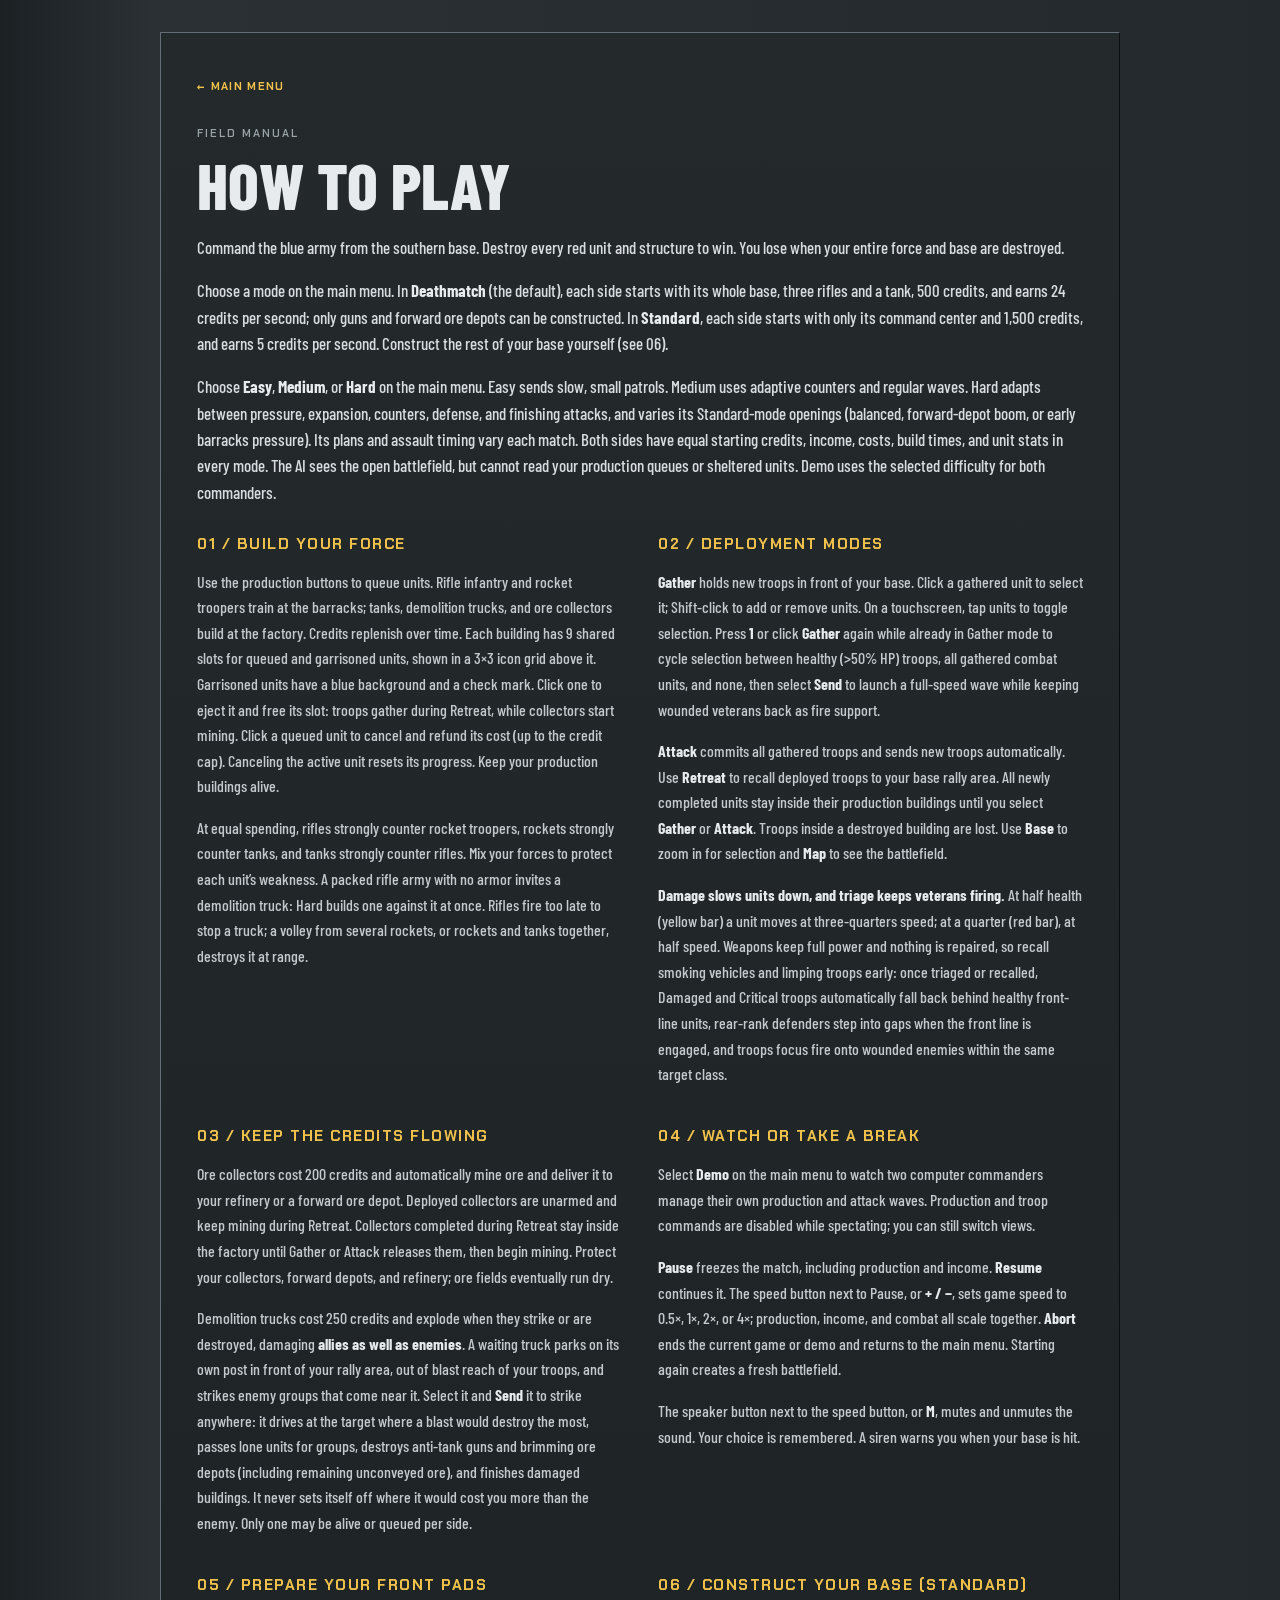
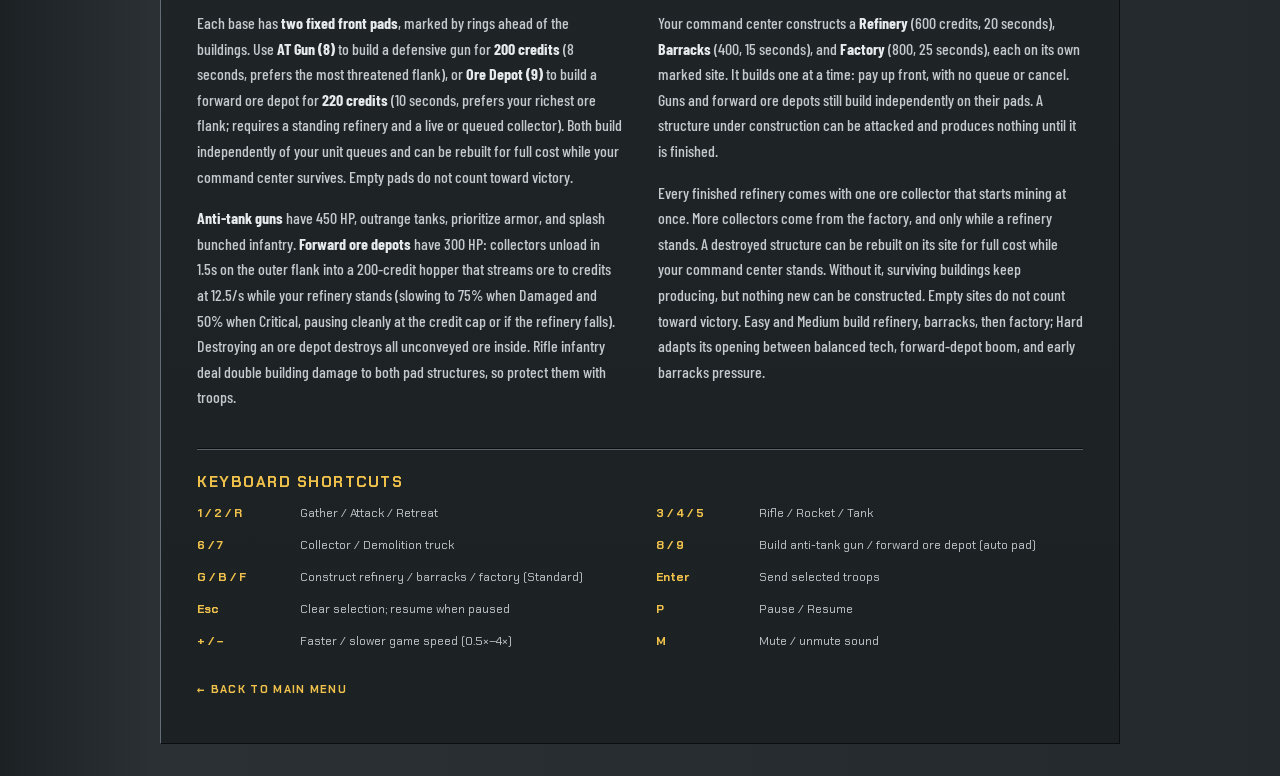
<file: web/help.html>
<!doctype html>
<html lang="en" class="help-document">
<head>
  <meta charset="utf-8">
  <meta name="viewport" content="width=device-width, initial-scale=1">
  <meta name="theme-color" content="#0b0d0e">
  <title>How to Play — Lower Base</title>
  <link rel="icon" href="data:,">
  <link rel="preconnect" href="https://fonts.googleapis.com">
  <link rel="preconnect" href="https://fonts.gstatic.com" crossorigin>
  <link href="https://fonts.googleapis.com/css2?family=Barlow+Condensed:wght@500;600;700;800&family=Chakra+Petch:wght@500;600;700&display=swap" rel="stylesheet">
  <link rel="stylesheet" href="./style.css">
</head>
<body class="help-page">
  <main class="front-screen help-screen">
    <article class="help-card">
      <a class="back-link" href="./index.html">← MAIN MENU</a>
      <p class="eyebrow">FIELD MANUAL</p>
      <h1>HOW TO PLAY</h1>
      <p class="menu-intro">Command the blue army from the southern base. Destroy every red unit and structure to win. You lose when your entire force and base are destroyed.</p>
      <p class="menu-intro">Choose a mode on the main menu. In <strong>Deathmatch</strong> (the default), each side starts with its whole base, three rifles and a tank, 500 credits, and earns 24 credits per second; only guns and forward ore depots can be constructed. In <strong>Standard</strong>, each side starts with only its command center and 1,500 credits, and earns 5 credits per second. Construct the rest of your base yourself (see 06).</p>
      <p class="menu-intro">Choose <strong>Easy</strong>, <strong>Medium</strong>, or <strong>Hard</strong> on the main menu. Easy sends slow, small patrols. Medium uses adaptive counters and regular waves. Hard adapts between pressure, expansion, counters, defense, and finishing attacks, and varies its Standard-mode openings (balanced, forward-depot boom, or early barracks pressure). Its plans and assault timing vary each match. Both sides have equal starting credits, income, costs, build times, and unit stats in every mode. The AI sees the open battlefield, but cannot read your production queues or sheltered units. Demo uses the selected difficulty for both commanders.</p>
      <div class="help-grid">
        <section><h2>01 / BUILD YOUR FORCE</h2><p>Use the production buttons to queue units. Rifle infantry and rocket troopers train at the barracks; tanks, demolition trucks, and ore collectors build at the factory. Credits replenish over time. Each building has 9 shared slots for queued and garrisoned units, shown in a 3×3 icon grid above it. Garrisoned units have a blue background and a check mark. Click one to eject it and free its slot: troops gather during Retreat, while collectors start mining. Click a queued unit to cancel and refund its cost (up to the credit cap). Canceling the active unit resets its progress. Keep your production buildings alive.</p><p>At equal spending, rifles strongly counter rocket troopers, rockets strongly counter tanks, and tanks strongly counter rifles. Mix your forces to protect each unit’s weakness. A packed rifle army with no armor invites a demolition truck: Hard builds one against it at once. Rifles fire too late to stop a truck; a volley from several rockets, or rockets and tanks together, destroys it at range.</p></section>
        <section><h2>02 / DEPLOYMENT MODES</h2><p><strong>Gather</strong> holds new troops in front of your base. Click a gathered unit to select it; Shift-click to add or remove units. On a touchscreen, tap units to toggle selection. Press <strong>1</strong> or click <strong>Gather</strong> again while already in Gather mode to cycle selection between healthy (&gt;50% HP) troops, all gathered combat units, and none, then select <strong>Send</strong> to launch a full-speed wave while keeping wounded veterans back as fire support.</p><p><strong>Attack</strong> commits all gathered troops and sends new troops automatically. Use <strong>Retreat</strong> to recall deployed troops to your base rally area. All newly completed units stay inside their production buildings until you select <strong>Gather</strong> or <strong>Attack</strong>. Troops inside a destroyed building are lost. Use <strong>Base</strong> to zoom in for selection and <strong>Map</strong> to see the battlefield.</p><p><strong>Damage slows units down, and triage keeps veterans firing.</strong> At half health (yellow bar) a unit moves at three-quarters speed; at a quarter (red bar), at half speed. Weapons keep full power and nothing is repaired, so recall smoking vehicles and limping troops early: once triaged or recalled, Damaged and Critical troops automatically fall back behind healthy front-line units, rear-rank defenders step into gaps when the front line is engaged, and troops focus fire onto wounded enemies within the same target class.</p></section>
        <section><h2>03 / KEEP THE CREDITS FLOWING</h2><p>Ore collectors cost 200 credits and automatically mine ore and deliver it to your refinery or a forward ore depot. Deployed collectors are unarmed and keep mining during Retreat. Collectors completed during Retreat stay inside the factory until Gather or Attack releases them, then begin mining. Protect your collectors, forward depots, and refinery; ore fields eventually run dry.</p><p>Demolition trucks cost 250 credits and explode when they strike or are destroyed, damaging <strong>allies as well as enemies</strong>. A waiting truck parks on its own post in front of your rally area, out of blast reach of your troops, and strikes enemy groups that come near it. Select it and <strong>Send</strong> it to strike anywhere: it drives at the target where a blast would destroy the most, passes lone units for groups, destroys anti-tank guns and brimming ore depots (including remaining unconveyed ore), and finishes damaged buildings. It never sets itself off where it would cost you more than the enemy. Only one may be alive or queued per side.</p></section>
        <section><h2>04 / WATCH OR TAKE A BREAK</h2><p>Select <strong>Demo</strong> on the main menu to watch two computer commanders manage their own production and attack waves. Production and troop commands are disabled while spectating; you can still switch views.</p><p><strong>Pause</strong> freezes the match, including production and income. <strong>Resume</strong> continues it. The speed button next to Pause, or <strong>+ / −</strong>, sets game speed to 0.5×, 1×, 2×, or 4×; production, income, and combat all scale together. <strong>Abort</strong> ends the current game or demo and returns to the main menu. Starting again creates a fresh battlefield.</p><p>The speaker button next to the speed button, or <strong>M</strong>, mutes and unmutes the sound. Your choice is remembered. A siren warns you when your base is hit.</p></section>
        <section><h2>05 / PREPARE YOUR FRONT PADS</h2><p>Each base has <strong>two fixed front pads</strong>, marked by rings ahead of the buildings. Use <strong>AT Gun (8)</strong> to build a defensive gun for <strong>200 credits</strong> (8 seconds, prefers the most threatened flank), or <strong>Ore Depot (9)</strong> to build a forward ore depot for <strong>220 credits</strong> (10 seconds, prefers your richest ore flank; requires a standing refinery and a live or queued collector). Both build independently of your unit queues and can be rebuilt for full cost while your command center survives. Empty pads do not count toward victory.</p><p><strong>Anti-tank guns</strong> have 450 HP, outrange tanks, prioritize armor, and splash bunched infantry. <strong>Forward ore depots</strong> have 300 HP: collectors unload in 1.5s on the outer flank into a 200-credit hopper that streams ore to credits at 12.5/s while your refinery stands (slowing to 75% when Damaged and 50% when Critical, pausing cleanly at the credit cap or if the refinery falls). Destroying an ore depot destroys all unconveyed ore inside. Rifle infantry deal double building damage to both pad structures, so protect them with troops.</p></section>
        <section><h2>06 / CONSTRUCT YOUR BASE (STANDARD)</h2><p>Your command center constructs a <strong>Refinery</strong> (600 credits, 20 seconds), <strong>Barracks</strong> (400, 15 seconds), and <strong>Factory</strong> (800, 25 seconds), each on its own marked site. It builds one at a time: pay up front, with no queue or cancel. Guns and forward ore depots still build independently on their pads. A structure under construction can be attacked and produces nothing until it is finished.</p><p>Every finished refinery comes with one ore collector that starts mining at once. More collectors come from the factory, and only while a refinery stands. A destroyed structure can be rebuilt on its site for full cost while your command center stands. Without it, surviving buildings keep producing, but nothing new can be constructed. Empty sites do not count toward victory. Easy and Medium build refinery, barracks, then factory; Hard adapts its opening between balanced tech, forward-depot boom, and early barracks pressure.</p></section>
      </div>
      <section class="shortcut-section"><h2>KEYBOARD SHORTCUTS</h2><dl class="shortcuts">
        <div><dt>1 / 2 / R</dt><dd>Gather / Attack / Retreat</dd></div>
        <div><dt>3 / 4 / 5</dt><dd>Rifle / Rocket / Tank</dd></div>
        <div><dt>6 / 7</dt><dd>Collector / Demolition truck</dd></div>
        <div><dt>8 / 9</dt><dd>Build anti-tank gun / forward ore depot (auto pad)</dd></div>
        <div><dt>G / B / F</dt><dd>Construct refinery / barracks / factory (Standard)</dd></div>
        <div><dt>Enter</dt><dd>Send selected troops</dd></div>
        <div><dt>Esc</dt><dd>Clear selection; resume when paused</dd></div>
        <div><dt>P</dt><dd>Pause / Resume</dd></div>
        <div><dt>+ / −</dt><dd>Faster / slower game speed (0.5×–4×)</dd></div>
        <div><dt>M</dt><dd>Mute / unmute sound</dd></div>
      </dl></section>
      <a class="back-link" href="./index.html">← BACK TO MAIN MENU</a>
    </article>
  </main>
</body>
</html>
</file>
<file: web/style.css>
/* Lower Base — gunmetal command HUD.
   Bevelled steel controls, inset readouts, gold for active and credits, red for attack. */
:root{
  --ink:#e8ebed;--ink-2:#d7dcdf;--muted:#9aa3a8;--dim:#8d979c;
  --void:#0b0d0e;--well:#0d1012;--steel-hi:#646d73;--steel-lo:#59626a;
  --steel-top:#353b40;--steel-bottom:#24292c;
  --gold:#f0c24b;--gold-hi:#ffe59a;--gold-deep:#6b5520;
  --red:#c8261b;--red-hi:#ff6a55;--red-text:#ff7a6b;
  --blue:#4a8be6;--blue-text:#7fb0ff;--green:#56e06a;
  --side:linear-gradient(90deg,#1c2124,#2a3034 12%,#24292d);
  font-family:'Chakra Petch',system-ui,sans-serif;color:var(--ink);background:var(--void);font-synthesis:none;
}
*{box-sizing:border-box}
html,body{margin:0;min-width:320px;background:var(--void)}
button{font:inherit;color:inherit;cursor:pointer}
button:focus-visible,a:focus-visible{outline:2px solid var(--gold);outline-offset:2px}
[hidden]{display:none!important}
.hidden{display:none}

/* Shared surfaces */
.bevel{border:1px solid;border-color:var(--steel-hi) var(--void) var(--void) var(--steel-hi);background:linear-gradient(var(--steel-top),var(--steel-bottom));color:var(--ink-2)}
.inset{border:1px solid;border-color:var(--void) var(--steel-lo) var(--steel-lo) var(--void);background:var(--well)}
.bevel:not(:disabled):hover{border-color:var(--gold) var(--gold-deep) var(--gold-deep) var(--gold);color:var(--gold-hi)}
.bevel:disabled{opacity:.45;cursor:default}
.brand-mark{display:grid;place-items:center;width:56px;height:56px;background:var(--red);clip-path:polygon(50% 0,100% 25%,100% 75%,50% 100%,0 75%,0 25%);box-shadow:inset 0 0 0 3px #7a1710;font:800 30px/1 'Barlow Condensed',sans-serif;color:#1a0605}
.eyebrow{margin:0;font:600 11px/1 'Chakra Petch',sans-serif;letter-spacing:.18em;color:var(--muted)}

/* ---------- Main menu ---------- */
#main-menu{height:100dvh;display:grid;grid-template-columns:minmax(0,1fr) 360px;overflow:hidden}
.menu-art{position:relative;overflow:hidden;min-height:0}
.menu-art-field{position:absolute;inset:0;width:100%;height:100%}
.menu-title{position:absolute;left:72px;bottom:80px}
.menu-mark{width:64px;height:64px;font-size:32px;margin-bottom:20px;box-shadow:none}
.menu-title h1{margin:0;font:800 clamp(84px,10vw,132px)/.82 'Barlow Condensed',sans-serif;letter-spacing:.01em;color:var(--ink)}
.menu-title h1 span{color:var(--red)}
.menu-panel{padding:40px 24px;display:flex;flex-direction:column;justify-content:center;gap:10px;background:var(--side);border-left:2px solid var(--void);box-shadow:inset 1px 0 0 var(--steel-lo);overflow-y:auto}
.difficulty-picker{border:0;margin:0 0 14px;padding:0;min-width:0}
.difficulty-picker legend{padding:0;margin-bottom:8px;font:600 11px/1 'Chakra Petch',sans-serif;letter-spacing:.18em;color:var(--muted)}
.difficulty-options{display:flex;gap:4px}
.difficulty-options label{position:relative;flex:1;cursor:pointer}
.difficulty-options input{position:absolute;inset:0;z-index:1;width:100%;height:100%;margin:0;opacity:0;cursor:pointer}
.difficulty-options span{display:grid;place-items:center;height:44px;border:1px solid var(--void);background:#14181a;color:#b7bfc4;font:700 13px/1 'Chakra Petch',sans-serif;letter-spacing:.12em}
.difficulty-options input:checked+span{border-color:var(--gold);background:#2d2817;color:var(--gold-hi)}
.difficulty-options input:focus-visible+span{outline:2px solid var(--gold);outline-offset:2px}
.difficulty-options label:hover span{color:var(--gold-hi)}
#difficulty-description,#mode-description{min-height:36px;margin:10px 0 4px;font:500 15px/1.35 'Barlow Condensed',sans-serif;letter-spacing:.02em;color:var(--ink-2)}
#difficulty-fairness{margin:0;font-size:11px;line-height:1.5;color:var(--muted)}
.menu-actions{display:grid;gap:10px}
.menu-actions button,.menu-actions a{display:flex;align-items:center;justify-content:space-between;width:100%;height:56px;padding:0 20px;color:var(--ink);text-decoration:none;font:700 18px/1 'Chakra Petch',sans-serif;letter-spacing:.14em}
.menu-actions small{font:600 11px/1 'Chakra Petch',sans-serif;letter-spacing:.1em;color:var(--muted)}
.menu-secondary{display:grid;gap:10px}
.primary-action{border-color:var(--red-hi) #5a130e #5a130e var(--red-hi)!important;background:linear-gradient(#a3261b,#5c140e)!important;color:#fff!important}
.primary-action small{color:#ffd0c8!important}
.primary-action:not(:disabled):hover{filter:brightness(1.12)}
.menu-actions .primary-action{height:68px;font-size:22px}
.menu-actions button:disabled{cursor:wait}
.menu-status{min-height:16px;margin:12px 0 0;font-size:11px;letter-spacing:.08em;color:var(--muted)}

/* ---------- In-game HUD: desktop ---------- */
#app{height:100dvh;display:grid;overflow:hidden;background:var(--side);
  grid-template-columns:minmax(0,1fr) 8px 192px 8px;
  grid-template-rows:auto auto auto auto auto auto minmax(0,1fr);
  grid-template-areas:"field . top ." "field . radar ." "field . forces ." "field . credits ." "field . build ." "field . econ ." "field . emblem .";
  row-gap:8px}
.battlefield{grid-area:field;grid-row:1/-1;position:relative;min-width:0;min-height:0;overflow:hidden;background:#39402f;border-right:2px solid var(--void);box-shadow:1px 0 0 var(--steel-lo)}
.battlefield canvas{display:block;width:100%;height:100%}
#scene{position:absolute;inset:0}
.scene-vignette{position:absolute;inset:0;pointer-events:none;box-shadow:inset 0 0 80px rgba(0,0,0,.5)}
.hud-status,.spectator-note{position:absolute;z-index:3;left:20px;top:16px;margin:0;padding:6px 10px;background:rgba(8,10,11,.72);border-left:3px solid var(--gold);font:700 13px/1 'Chakra Petch',sans-serif;letter-spacing:.14em;color:var(--gold-hi);pointer-events:none}
.spectator-note span{display:block;margin-top:5px;font:500 11px/1.4 'Chakra Petch',sans-serif;letter-spacing:.02em;color:var(--muted)}
.hud-status:not([hidden])~.spectator-note{top:52px}

.sidebar-top{grid-area:top;display:flex;gap:4px;margin-top:6px}
.sidebar-top button{height:28px}
.icon-button{width:36px;flex:none;padding:0;display:grid;place-items:center}
.speed-button{width:44px;flex:none;padding:0;font:700 12px/1 'Chakra Petch',sans-serif;letter-spacing:.06em}
.speed-button.fast{color:var(--gold-hi)}
#abort{flex:1;padding:0;font:700 11px/1 'Chakra Petch',sans-serif;letter-spacing:.14em}
#sound[aria-pressed="false"] .sound-off,#sound[aria-pressed="true"] .sound-on{display:none}
#sound[aria-pressed="true"]{color:var(--dim)}

.radar{grid-area:radar;position:relative;height:180px;box-shadow:inset 0 0 0 3px #1a1f22}
.radar canvas{display:block;width:100%;height:100%}
.view-switch{position:absolute;right:4px;bottom:4px;display:flex;gap:2px}
.view-switch button{height:22px;padding:0 7px;border:1px solid var(--steel-lo);background:#14181a;color:#b7bfc4;font:700 10px/1 'Chakra Petch',sans-serif;letter-spacing:.1em}
.view-switch button.active{border-color:var(--gold);background:#2d2817;color:var(--gold-hi)}
.view-switch button:not(.active):hover{color:var(--gold-hi)}

.forces{grid-area:forces;display:grid;grid-template-columns:28px minmax(0,1fr) 22px;align-items:center;gap:4px 6px}
.force-count{font:700 16px/1 'Barlow Condensed',sans-serif;text-align:right}
.force-count.friendly{color:var(--blue-text)}.force-count.hostile{color:var(--red-text)}
.force-bar{height:8px}
.force-bar span{display:block;height:100%;width:100%;background:var(--blue)}
.force-bar.hostile span{background:#d4342a}
.force-structures{font:600 12px/1 'Barlow Condensed',sans-serif;color:var(--muted)}

.credits-row{grid-area:credits;height:44px;padding:0 10px;display:flex;align-items:center;justify-content:space-between}
.credits{display:flex;align-items:center;gap:6px;color:var(--gold)}
#credits{font:700 28px/1 'Barlow Condensed',sans-serif;letter-spacing:.03em}
#clock{font:600 13px/1 'Barlow Condensed',sans-serif;letter-spacing:.06em;color:var(--muted)}

/* Build cameos */
.build-grid{grid-area:build;display:grid;grid-template-columns:repeat(2,minmax(0,1fr));gap:4px}
.cameo{position:relative;height:72px;padding:0;border:1px solid;border-color:#a5a9a3 #050605 #050605 #a5a9a3;border-radius:3px;background:#0b0e10;color:var(--ink);overflow:hidden;touch-action:manipulation}
.cameo::before{content:'';position:absolute;inset:auto 0 0;height:19px;z-index:1;background:linear-gradient(transparent,rgba(0,0,0,.88) 65%,#050605);pointer-events:none}
.cameo::after{content:'';position:absolute;inset:0;z-index:2;box-shadow:inset 1px 1px 0 rgba(235,235,215,.35),inset -1px -1px 0 #000,inset 0 0 0 2px rgba(0,0,0,.4);pointer-events:none}
.cameo:not(:disabled):hover{border-color:var(--gold-hi) var(--gold-deep) var(--gold-deep) var(--gold-hi)}
.cameo:not(:disabled):hover::after{box-shadow:inset 0 0 0 1px var(--gold),inset 0 0 10px rgba(240,194,75,.28)}
.cameo:not(:disabled):hover .cameo-icon{filter:brightness(1.08) saturate(1.08)}
.cameo:not(:disabled):active{transform:translateY(1px)}
.cameo:disabled{cursor:default}
.cameo:disabled .cameo-icon{filter:grayscale(.68) brightness(.52) contrast(1.05)}
.cameo:disabled .cameo-name,.cameo:disabled .cameo-cost{opacity:.58}
.cameo-icon{position:absolute;inset:0;width:100%;height:100%;display:block;background-image:url('./assets/cameos.jpg');background-size:300% 200%;background-repeat:no-repeat;pointer-events:none}
/* One atlas, ordered left-to-right across each row. */
.cameo-art-soldier{background-position:0 0}
.cameo-art-rocket{background-position:50% 0}
.cameo-art-tank{background-position:100% 0}
.cameo-art-collector{background-position:0 100%}
.cameo-art-demolition{background-position:50% 100%}
.cameo-art-emplacement{background-position:100% 100%}
/* Structures have no atlas art: simple silhouettes on a dusk sky. */
.cameo-art-structure{background:linear-gradient(#22303a,#141b20 72%)}
.cameo-art-structure::after{content:'';position:absolute;inset:6px 8px 16px;background:center/contain no-repeat}
.cameo-art-refinery::after{background-image:url("data:image/svg+xml,%3Csvg xmlns='http://www.w3.org/2000/svg' viewBox='0 0 80 60'%3E%3Crect y='44' width='80' height='16' fill='%23262b22'/%3E%3Crect x='14' y='18' width='16' height='28' rx='3' fill='%237d8a92'/%3E%3Crect x='14' y='18' width='16' height='5' fill='%23a7b3ba'/%3E%3Crect x='32' y='28' width='34' height='18' fill='%235f6b72'/%3E%3Crect x='38' y='33' width='22' height='8' fill='%23c9a43a'/%3E%3Crect x='36' y='20' width='4' height='9' fill='%234a555b'/%3E%3C/svg%3E")}
.cameo-art-barracks::after{background-image:url("data:image/svg+xml,%3Csvg xmlns='http://www.w3.org/2000/svg' viewBox='0 0 80 60'%3E%3Crect y='44' width='80' height='16' fill='%23262b22'/%3E%3Cpath d='M12 46V26L40 14L68 26V46Z' fill='%236f7a64'/%3E%3Cpath d='M12 26L40 14L68 26' stroke='%23a2ad93' stroke-width='3' fill='none'/%3E%3Crect x='33' y='32' width='14' height='14' fill='%232b302a'/%3E%3Crect x='56' y='6' width='2' height='16' fill='%23c9ccc4'/%3E%3Cpath d='M58 6h10l-3 3l3 3h-10z' fill='%234a8be6'/%3E%3C/svg%3E")}
.cameo-art-factory::after{background-image:url("data:image/svg+xml,%3Csvg xmlns='http://www.w3.org/2000/svg' viewBox='0 0 80 60'%3E%3Crect y='44' width='80' height='16' fill='%23262b22'/%3E%3Cpath d='M8 46V24L22 16V24L36 16V24L50 16V24H72V46Z' fill='%236c757b'/%3E%3Crect x='58' y='6' width='7' height='18' fill='%234f585e'/%3E%3Crect x='14' y='32' width='22' height='14' fill='%232a2f33'/%3E%3Cpath d='M14 36h22M14 40h22' stroke='%234b5359' stroke-width='1.5'/%3E%3Crect x='44' y='30' width='20' height='6' fill='%23c9a43a'/%3E%3C/svg%3E")}
.cameo-art-ore-depot::after{background-image:url("data:image/svg+xml,%3Csvg xmlns='http://www.w3.org/2000/svg' viewBox='0 0 80 60'%3E%3Crect y='44' width='80' height='16' fill='%23262b22'/%3E%3Crect x='14' y='38' width='52' height='8' fill='%234f585e'/%3E%3Cpolygon points='20,38 24,22 56,22 60,38' fill='%236c757b'/%3E%3Cpolygon points='26,22 33,12 41,15 49,11 54,22' fill='%23e5b64a'/%3E%3Cpolygon points='31,22 37,15 44,18 50,15 52,22' fill='%23ffdc77'/%3E%3Crect x='22' y='21' width='36' height='4' fill='%238c99a0'/%3E%3Cpolygon points='56,28 69,34 69,38 56,38' fill='%237d8a92'/%3E%3Crect x='18' y='35' width='44' height='3' fill='%23c9a43a'/%3E%3C/svg%3E")}
.structure-cameo{display:none}
.standard-mode .structure-cameo{display:block}
.standard-mode .build-grid>.cameo-blank{display:none}
.cameo-name{position:absolute;left:2px;right:2px;bottom:3px;z-index:3;font:700 11px/1 'Barlow Condensed','Arial Narrow',sans-serif;letter-spacing:.03em;text-align:center;white-space:nowrap;color:#fffde8;text-shadow:-1px -1px 0 #000,1px -1px 0 #000,-1px 1px 0 #000,1px 1px 0 #000,0 2px 1px #000}
.cameo-cost{position:absolute;right:4px;top:4px;z-index:3;padding:1px 3px;background:rgba(7,10,12,.72);font:700 11px/1 'Barlow Condensed',sans-serif;letter-spacing:.02em;color:var(--gold-hi);text-shadow:0 1px 1px #000}
.cameo-key{position:absolute;left:4px;top:4px;z-index:3;padding:1px 3px;background:rgba(7,10,12,.72);border:1px solid rgba(168,180,190,.28);font:700 9px/1 'Chakra Petch',sans-serif;color:#d7dcdf;text-shadow:0 1px 1px #000}
.cameo-badge{position:absolute;right:4px;bottom:17px;z-index:3;min-width:18px;height:18px;padding:0 4px;border:1px solid #ff9e90;background:linear-gradient(#d92b1e,#85160e);color:#fff;font:700 12px/16px 'Barlow Condensed',sans-serif;text-align:center;box-shadow:0 1px 3px rgba(0,0,0,.75)}
.cameo-flag{position:absolute;left:4px;bottom:17px;z-index:3;padding:2px 3px;background:rgba(8,10,12,.8);border:1px solid rgba(255,122,107,.4);font:700 9px/1 'Chakra Petch',sans-serif;letter-spacing:.04em;color:var(--red-text);text-shadow:0 1px 2px #000}
.cameo-progress{position:absolute;inset:0;z-index:1;display:none;background:conic-gradient(rgba(255,229,154,.1) 0 calc(var(--progress,0) * 100%),rgba(5,7,9,.76) calc(var(--progress,0) * 100%) 100%);box-shadow:inset 0 0 0 1px rgba(240,194,75,.5);pointer-events:none}
.cameo.is-building .cameo-progress{display:block}
.cameo.is-building{border-color:var(--gold) var(--gold-deep) var(--gold-deep) var(--gold)}
.cameo.online .cameo-cost{font:700 10px/1 'Chakra Petch',sans-serif;letter-spacing:.08em;color:var(--green)}
.cameo.online:disabled .cameo-icon{filter:none}
.cameo.online:disabled .cameo-name,.cameo.online:disabled .cameo-cost,.cameo.is-building:disabled .cameo-name,.cameo.is-building:disabled .cameo-cost{opacity:1}
.cameo-blank{height:72px;background:repeating-linear-gradient(135deg,#0d1012 0 6px,#14181b 6px 12px)}

.economy{grid-area:econ;margin:0;font:600 10px/1.4 'Chakra Petch',sans-serif;letter-spacing:.06em;color:var(--muted)}
.emblem{grid-area:emblem;min-height:0;margin:0 -8px;display:flex;flex-direction:column;align-items:center;justify-content:center;gap:10px;overflow:hidden;border-top:1px solid var(--void);box-shadow:inset 0 1px 0 var(--steel-lo);background:repeating-linear-gradient(0deg,#22272a 0 3px,#1a1e21 3px 6px)}
.match-label{font:600 10px/1 'Chakra Petch',sans-serif;letter-spacing:.14em;color:var(--muted);text-align:center}

/* Orders bar floats over the bottom of the battlefield */
.orders-bar{grid-area:field;align-self:end;justify-self:center;z-index:3;margin-bottom:16px;display:flex;align-items:center;gap:4px;padding:4px;box-shadow:0 6px 24px rgba(0,0,0,.55)}
.orders-bar:hover{border-color:var(--steel-hi) var(--void) var(--void) var(--steel-hi)}
.mode-switch{display:flex;gap:4px}
.cmd{height:44px;padding:0 16px;display:flex;align-items:center;justify-content:center;gap:8px;font:700 14px/1 'Chakra Petch',sans-serif;letter-spacing:.08em;touch-action:manipulation}
.cmd small{font:600 10px/1 'Chakra Petch',sans-serif;color:var(--dim)}
.cmd.active{border-color:var(--gold) var(--gold-deep) var(--gold-deep) var(--gold);background:linear-gradient(#4a4128,#2d2817);color:var(--gold-hi)}
.cmd.atk.active{border-color:var(--red-hi) #5a130e #5a130e var(--red-hi);background:linear-gradient(#7a1d15,#47110c);color:#fff}
.cmd.active:disabled{opacity:.7}
.cmd.send:not(:disabled){padding:0 20px;border-color:var(--red-hi) #5a130e #5a130e var(--red-hi);background:linear-gradient(#7a1d15,#47110c);color:#fff}
.cmd.send:not(:disabled) small{color:#ffb4a8}
.cmd.send:not(:disabled):hover{filter:brightness(1.15);color:#fff}
.orders-sep{width:1px;height:32px;margin:0 6px;background:var(--void);box-shadow:1px 0 0 var(--steel-lo)}
.selection-count{height:42px;min-width:56px;padding:0 10px;display:flex;align-items:center;justify-content:center;gap:6px;color:var(--green)}
#selected-count{font:700 22px/1 'Barlow Condensed',sans-serif}

/* Demo: no commands to give */
.demo-mode .orders-bar{display:none}
.demo-mode .build-grid{opacity:.6}

/* Overlays */
.overlay{position:absolute;z-index:5;inset:0;display:grid;place-items:center;padding:16px;overflow-y:auto;background:rgba(8,10,11,.78);text-align:center}
.overlay.hidden{display:none}
.overlay-card,.pause-card{width:min(100%,340px);padding:28px;display:grid;gap:10px;border:1px solid;border-color:var(--steel-hi) var(--void) var(--void) var(--steel-hi);background:var(--side);box-shadow:0 24px 80px rgba(0,0,0,.6)}
.overlay-card h2{margin:0 0 8px;font:800 56px/.9 'Barlow Condensed',sans-serif;letter-spacing:.03em;color:var(--ink)}
.overlay-card button{height:52px;font:700 16px/1 'Chakra Petch',sans-serif;letter-spacing:.14em}
.pause-screen{position:fixed;inset:0;z-index:20;display:grid;place-items:center;padding:20px;overflow-y:auto;background:rgba(8,10,11,.86)}
.pause-card{text-align:left}
.pause-card h2{margin:4px 0 12px;font:800 64px/1 'Barlow Condensed',sans-serif;color:var(--ink)}
#debug-actions{display:grid;gap:8px}
#debug-actions button{height:44px;border:1px solid;border-color:var(--steel-hi) var(--void) var(--void) var(--steel-hi);background:linear-gradient(var(--steel-top),var(--steel-bottom));color:var(--ink-2);font:700 12px/1 'Chakra Petch',sans-serif;letter-spacing:.1em}
#debug-status{font-size:11px;line-height:1.5;margin:4px 0 0;color:var(--muted)}#debug-status:empty{display:none}
#debug-copy-fallback{width:100%;resize:vertical;font:10px/1.4 monospace;background:var(--well);color:var(--ink);border:1px solid var(--steel-lo)}

/* Production queues anchored to their buildings, in reading order. */
.building-queues{position:absolute;inset:0;z-index:2;pointer-events:none}
.building-queue{position:absolute;display:grid;grid-template-columns:repeat(3,28px);gap:3px;transform:translate(-50%,calc(-100% - 6px))}
.queue-unit{position:relative;width:28px;height:28px;padding:4px;border:1px solid;border-color:var(--steel-hi) var(--void) var(--void) var(--steel-hi);background:linear-gradient(#353b40ee,#1d2225ee);color:var(--ink);box-shadow:0 2px 4px #0006;pointer-events:auto;touch-action:manipulation;overflow:hidden}
.queue-unit svg{display:block;width:100%;height:100%;fill:none;stroke:currentColor;stroke-width:1.8;stroke-linecap:round;stroke-linejoin:round;pointer-events:none}
.queue-unit.is-building{border-color:var(--gold) var(--gold-deep) var(--gold-deep) var(--gold);color:var(--gold-hi);background:linear-gradient(#4a4128ee,#2d2817ee)}
.queue-unit.is-garrisoned{border-color:#9bc6ff #1f3554 #1f3554 #9bc6ff;color:#f1f7ff;background:#2c4f80}
.queue-unit.is-garrisoned::after{content:'✓';position:absolute;right:1px;bottom:0;font:700 9px/1 sans-serif;color:#e1f3ff;pointer-events:none}
.queue-unit:not(:disabled):hover,.queue-unit:focus-visible{border-color:var(--red-hi);background:#5c140e;color:#fff}
.queue-unit.is-garrisoned:not(:disabled):hover,.queue-unit.is-garrisoned:focus-visible{border-color:#c3e3ff;background:#427bc7;color:#fff}
.queue-unit:not(:disabled):active{transform:scale(.94)}
.queue-unit:disabled{cursor:default}
.queue-progress{display:none;position:absolute;bottom:1px;left:2px;right:2px;height:3px;background:var(--gold);transform:scaleX(var(--progress,0));transform-origin:left}
.is-building .queue-progress{display:block}

/* Shorter desktop windows: tighten the sidebar so every cameo stays on screen. */
@media (min-width:701px) and (max-height:820px){
  #app{row-gap:6px}
  .radar{height:140px}
  .cameo,.cameo-blank{height:70px}
}
@media (min-width:701px) and (max-height:680px){
  .radar{height:112px}
  .cameo,.cameo-blank{height:60px}
  .economy{display:none}
  .credits-row{height:36px}#credits{font-size:24px}
}

/* ---------- Phone portrait: header, map, orders, scrolling cameo strip ---------- */
@media (max-width:700px){
  html,body{height:100%;overflow:hidden}
  #main-menu{grid-template-columns:none;grid-template-rows:minmax(0,1fr) auto}
  .menu-title{left:24px;bottom:28px}
  .menu-mark{width:44px;height:44px;font-size:22px;margin-bottom:14px}
  .menu-title h1{font-size:84px}
  .menu-panel{padding:16px 16px max(24px,env(safe-area-inset-bottom));gap:8px;border-left:0;border-top:2px solid var(--void);box-shadow:inset 0 1px 0 var(--steel-lo);background:linear-gradient(#2a3034,#1c2124)}
  .difficulty-picker{margin-bottom:6px}
  #difficulty-description,#mode-description{min-height:0;font-size:14px;margin:8px 0 2px}
  #difficulty-fairness{display:none}
  .menu-actions{gap:8px}
  .menu-actions button,.menu-actions a{height:54px;padding:0 18px;font-size:16px}
  .menu-actions .primary-action{height:62px;font-size:20px}
  .menu-secondary{grid-template-columns:repeat(2,minmax(0,1fr));gap:8px}
  .menu-secondary button,.menu-secondary a{justify-content:center}
  .menu-secondary small{display:none}
  .menu-status{margin-top:4px}

  #app{background:linear-gradient(#2a3034,#1c2124);
    grid-template-columns:auto auto minmax(0,1fr) auto;
    grid-template-rows:44px minmax(0,1fr) auto auto;
    grid-template-areas:"top credits forces clock" "field field field field" "orders orders orders orders" "build build build build";
    row-gap:0}
  .battlefield{grid-row:2;border-right:0;box-shadow:none;border-top:1px solid var(--void);border-bottom:2px solid var(--void)}
  .battlefield canvas{touch-action:none}
  .scene-vignette{box-shadow:inset 0 0 40px rgba(0,0,0,.45)}
  .hud-status,.spectator-note{left:8px;top:8px;padding:5px 8px;font-size:11px;letter-spacing:.12em}
  .hud-status:not([hidden])~.spectator-note{top:40px}
  .sidebar-top{margin:0;gap:0}
  .sidebar-top .icon-button,.sidebar-top .speed-button{width:44px;height:44px;border-width:0 1px 0 0}
  #abort{display:none}
  .credits-row{display:contents}
  .credits{grid-area:credits;padding:0 8px}
  #credits{font-size:24px}
  #clock{grid-area:clock;align-self:center;padding:0 12px 0 10px;font-size:15px}
  .forces{grid-area:forces;display:flex;justify-content:flex-end;align-items:center;gap:10px}
  .force-bar,.force-structures{display:none}
  .force-count{font-size:15px}
  .radar{grid-area:field;justify-self:end;align-self:start;z-index:3;width:104px;height:96px;margin:8px 8px 0 0;box-shadow:0 4px 16px rgba(0,0,0,.5),inset 0 0 0 2px #1a1f22}
  .view-switch{top:calc(100% + 4px);bottom:auto;right:-1px;left:-1px}
  .view-switch button{flex:1;height:32px;font-size:11px;background:linear-gradient(var(--steel-top),var(--steel-bottom));border-color:var(--steel-hi) var(--void) var(--void) var(--steel-hi)}
  .view-switch button.active{background:#2d2817;border-color:var(--gold)}
  .orders-bar{grid-area:orders;justify-self:stretch;margin:0;padding:6px 6px 0;display:grid;grid-template-columns:repeat(3,minmax(0,1fr)) auto minmax(0,1.25fr);border:0;background:none;box-shadow:none}
  .mode-switch{display:contents}
  .orders-sep{display:none}
  .cmd{height:50px;padding:0;font-size:13px;letter-spacing:.06em}
  .cmd small{display:none}
  .cmd.send:not(:disabled){padding:0}
  .selection-count{height:50px;min-width:44px;padding:0 6px}
  #selected-count{font-size:20px}
  .build-grid{grid-area:build;display:flex;gap:4px;padding:6px 6px max(22px,env(safe-area-inset-bottom));overflow-x:auto;scrollbar-width:none;overscroll-behavior-x:contain}
  .build-grid::-webkit-scrollbar{display:none}
  .cameo{flex:none;width:76px;height:64px}
  .cameo-name{left:4px;font-size:10px;letter-spacing:0}
  .cameo-cost{right:4px;font-size:12px}
  .cameo-key,.cameo-blank,.economy,.emblem{display:none}
  .demo-mode .build-grid{display:none}
}

/* ---------- Phone landscape: map left with overlays, narrow cameo sidebar ---------- */
@media (max-height:520px) and (orientation:landscape){
  html,body{height:100%;overflow:hidden}
  #main-menu{grid-template-columns:minmax(0,1fr) 300px;grid-template-rows:none}
  .menu-title{left:28px;bottom:24px}
  .menu-title h1{font-size:72px}
  .menu-mark{display:none}
  .menu-panel{padding:12px 16px;gap:6px;border-top:0;border-left:2px solid var(--void);box-shadow:inset 1px 0 0 var(--steel-lo);background:var(--side)}
  .difficulty-picker{margin-bottom:4px}
  #difficulty-description,#mode-description{min-height:0;font-size:13px;margin:6px 0 0}
  #difficulty-fairness{display:none}
  .menu-actions{gap:6px}
  .menu-actions button,.menu-actions a{height:44px;font-size:15px}
  .menu-actions .primary-action{height:50px;font-size:18px}
  .menu-secondary{grid-template-columns:repeat(2,minmax(0,1fr));gap:6px}
  .menu-secondary button,.menu-secondary a{justify-content:center}
  .menu-secondary small{display:none}

  #app{background:var(--side);
    grid-template-columns:minmax(0,1fr) 6px 164px 6px;
    grid-template-rows:auto auto auto minmax(0,1fr);
    grid-template-areas:"field . credits ." "field . forces ." "field . build ." "field . econ .";
    row-gap:6px}
  .battlefield{grid-row:1/-1;border-top:0;border-bottom:0;border-right:2px solid var(--void);box-shadow:1px 0 0 var(--steel-lo)}
  .hud-status,.spectator-note{left:258px;top:8px}
  .hud-status:not([hidden])~.spectator-note{top:40px}
  .sidebar-top{grid-area:field;justify-self:start;align-self:start;z-index:3;margin:8px 0 0 8px}
  .sidebar-top .icon-button,.sidebar-top .speed-button{width:44px;height:44px;border-width:1px}
  #abort{display:none}
  .radar{grid-area:field;justify-self:start;align-self:start;z-index:3;width:96px;height:80px;margin:8px 0 0 154px;box-shadow:0 4px 16px rgba(0,0,0,.5)}
  .view-switch{top:calc(100% + 4px);bottom:auto;left:-1px;right:-1px}
  .view-switch button{flex:1;height:32px;font-size:11px;background:linear-gradient(var(--steel-top),var(--steel-bottom));border-color:var(--steel-hi) var(--void) var(--void) var(--steel-hi)}
  .view-switch button.active{background:#2d2817;border-color:var(--gold)}
  .credits-row{display:flex;grid-area:credits;height:36px;margin-top:6px;padding:0 8px}
  .credits{padding:0}
  #credits{font-size:22px}
  #clock{padding:0;font-size:13px}
  .forces{display:flex;justify-content:flex-start;align-items:center;gap:10px;grid-area:forces}
  .force-bar,.force-structures{display:none}
  .force-count{font-size:14px}
  .orders-bar{grid-area:field;align-self:end;justify-self:start;margin:0 0 8px 8px;padding:3px;display:flex;border:1px solid;border-color:var(--steel-hi) var(--void) var(--void) var(--steel-hi);background:linear-gradient(var(--steel-top),var(--steel-bottom));box-shadow:0 6px 20px rgba(0,0,0,.55)}
  .mode-switch{display:flex}
  .orders-sep{display:none}
  .cmd{height:44px;padding:0 12px;font-size:13px;letter-spacing:.06em}
  .cmd small{display:none}
  .cmd.send:not(:disabled){padding:0 14px}
  .selection-count{height:44px;min-width:44px;padding:0 6px}
  #selected-count{font-size:19px}
  .build-grid{grid-area:build;display:grid;grid-template-columns:repeat(2,minmax(0,1fr));gap:4px;padding:0;overflow:visible}
  .cameo{width:auto;height:64px}
  .cameo-blank{display:block;height:64px}
  .cameo-name{left:4px;font-size:10px;letter-spacing:0}
  .cameo-cost{right:4px;font-size:12px}
  .cameo-key,.economy,.emblem{display:none}
  .demo-mode .build-grid{display:grid}
}

/* ---------- Field manual ---------- */
.help-document,.help-page{height:auto;overflow:auto}
.help-screen{display:block;min-height:100dvh;padding:32px 20px;background:var(--side)}
.help-card{max-width:960px;margin:0 auto;padding:36px;border:1px solid;border-color:var(--steel-hi) var(--void) var(--void) var(--steel-hi);background:linear-gradient(#24292c,#1c2124)}
.back-link{display:inline-block;padding:12px 0;color:var(--gold);font:700 11px/1 'Chakra Petch',sans-serif;letter-spacing:.12em;text-decoration:none}
.back-link:hover{color:var(--gold-hi)}
.help-card>.eyebrow{margin-top:24px}
.help-card h1{margin:14px 0;font:800 64px/1 'Barlow Condensed',sans-serif;color:var(--ink)}
.help-card .menu-intro{font:500 17px/1.55 'Barlow Condensed',sans-serif;color:var(--ink-2)}
.help-card h2{font:700 15px/1.2 'Chakra Petch',sans-serif;letter-spacing:.1em;color:var(--gold)}
.help-card strong{color:var(--ink)}
.help-grid{display:grid;grid-template-columns:1fr 1fr;gap:12px 36px}
.help-grid p{font:500 16px/1.6 'Barlow Condensed',sans-serif;color:#c3c9cc}
.shortcut-section{border-top:1px solid var(--void);box-shadow:inset 0 1px 0 var(--steel-lo);margin:22px 0;padding-top:12px}
.shortcuts{display:grid;grid-template-columns:1fr 1fr;gap:14px 32px;font-size:12px;line-height:1.5}
.shortcuts div{display:grid;grid-template-columns:95px 1fr;gap:8px}
.shortcuts dt{color:var(--gold);font-weight:700}
.shortcuts dd{margin:0;color:#c3c9cc}
@media (max-width:700px){
  html.help-document,body.help-page{height:auto;overflow:auto}
  .help-screen{padding:14px}
  .help-card{padding:20px}
  .help-card h1{font-size:44px}
  .help-grid,.shortcuts{grid-template-columns:1fr}
  .help-grid{gap:0}
}
</file>
